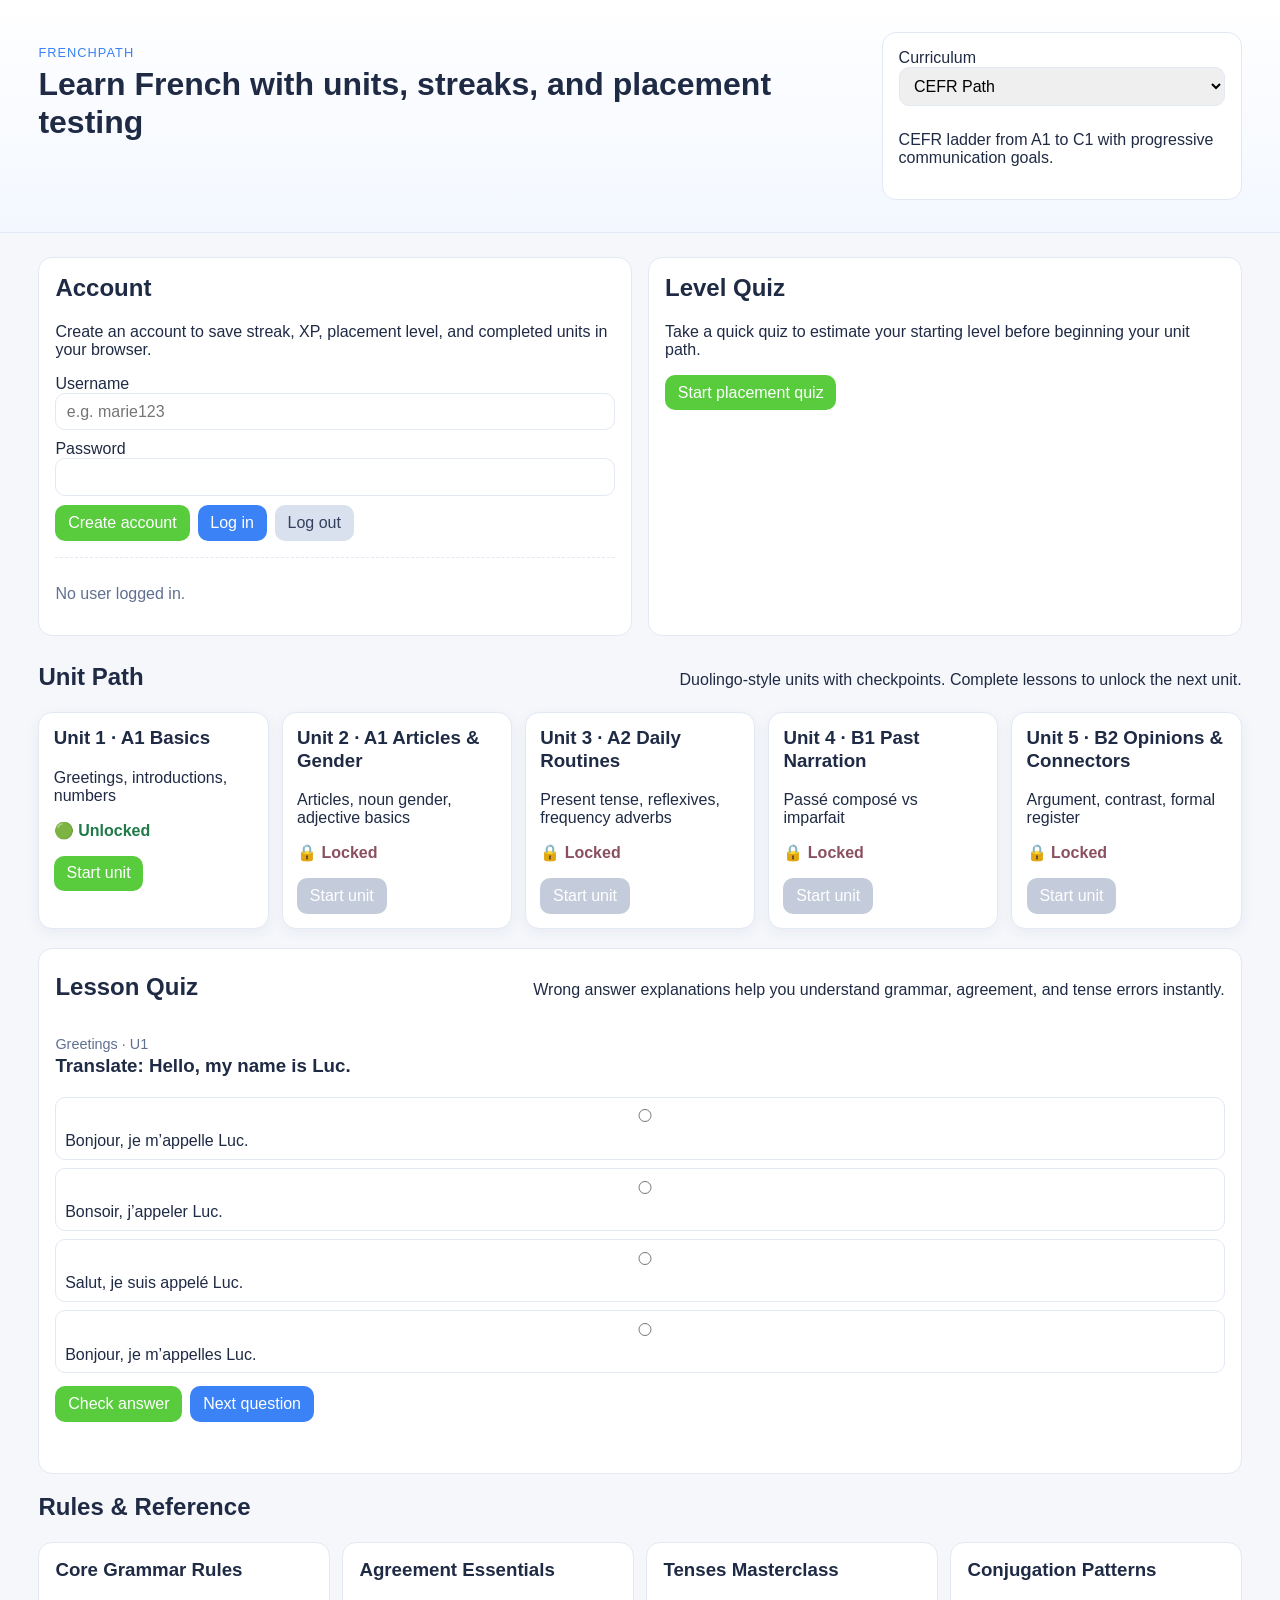
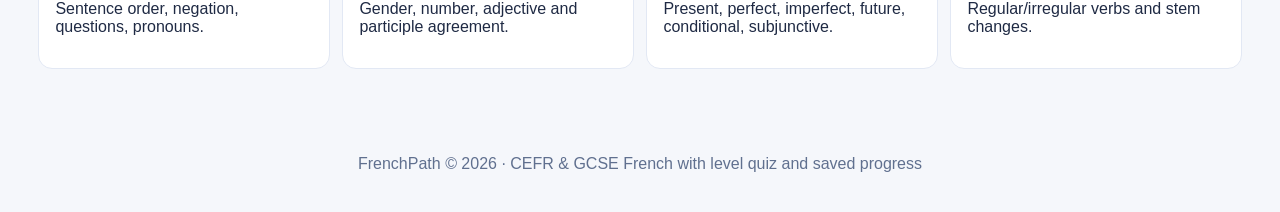
<file: website/index.html>
<!DOCTYPE html>
<html lang="en">
<head>
  <meta charset="UTF-8" />
  <meta name="viewport" content="width=device-width, initial-scale=1.0" />
  <title>FrenchPath - Duolingo-style CEFR & GCSE French Learning</title>
  <link rel="stylesheet" href="styles.css" />
</head>
<body>
  <header class="topbar">
    <div>
      <p class="eyebrow">FrenchPath</p>
      <h1>Learn French with units, streaks, and placement testing</h1>
    </div>
    <div class="track-panel">
      <label for="track">Curriculum</label>
      <select id="track">
        <option value="cefr">CEFR Path</option>
        <option value="gcse">GCSE Path</option>
      </select>
      <p id="track-description"></p>
    </div>
  </header>

  <main>
    <section class="layout-grid">
      <article class="card auth-card">
        <h2>Account</h2>
        <p>Create an account to save streak, XP, placement level, and completed units in your browser.</p>
        <form id="auth-form">
          <label for="username">Username</label>
          <input id="username" name="username" placeholder="e.g. marie123" required />
          <label for="password">Password</label>
          <input id="password" name="password" type="password" required />
          <div class="row-actions">
            <button type="button" id="register-btn">Create account</button>
            <button type="button" id="login-btn" class="secondary">Log in</button>
            <button type="button" id="logout-btn" class="ghost">Log out</button>
          </div>
          <p id="auth-message" class="muted"></p>
        </form>
        <div class="stats" id="stats"></div>
      </article>

      <article class="card placement-card">
        <h2>Level Quiz</h2>
        <p>Take a quick quiz to estimate your starting level before beginning your unit path.</p>
        <button id="start-placement" type="button">Start placement quiz</button>
        <div id="placement-container" class="hidden">
          <p class="topic" id="placement-topic"></p>
          <h3 id="placement-question"></h3>
          <div id="placement-options" class="options"></div>
          <div class="row-actions">
            <button id="submit-placement" type="button">Submit</button>
          </div>
          <div id="placement-feedback" class="feedback" aria-live="polite"></div>
        </div>
      </article>
    </section>

    <section>
      <div class="section-head">
        <h2>Unit Path</h2>
        <p>Duolingo-style units with checkpoints. Complete lessons to unlock the next unit.</p>
      </div>
      <div id="unit-path" class="unit-path"></div>
    </section>

    <section class="card lesson-card">
      <div class="section-head">
        <h2>Lesson Quiz</h2>
        <p>Wrong answer explanations help you understand grammar, agreement, and tense errors instantly.</p>
      </div>
      <p class="topic" id="question-topic"></p>
      <h3 id="question-text"></h3>
      <div id="options" class="options"></div>
      <div class="row-actions">
        <button id="submit-answer" type="button">Check answer</button>
        <button id="next-question" type="button" class="secondary">Next question</button>
      </div>
      <div id="feedback" class="feedback" aria-live="polite"></div>
    </section>

    <section>
      <h2>Rules & Reference</h2>
      <div class="card-grid quick-links">
        <a class="card" href="grammar.html"><h3>Core Grammar Rules</h3><p>Sentence order, negation, questions, pronouns.</p></a>
        <a class="card" href="agreement.html"><h3>Agreement Essentials</h3><p>Gender, number, adjective and participle agreement.</p></a>
        <a class="card" href="tenses.html"><h3>Tenses Masterclass</h3><p>Present, perfect, imperfect, future, conditional, subjunctive.</p></a>
        <a class="card" href="conjugation.html"><h3>Conjugation Patterns</h3><p>Regular/irregular verbs and stem changes.</p></a>
      </div>
    </section>
  </main>

  <footer>
    <p>FrenchPath © 2026 · CEFR & GCSE French with level quiz and saved progress</p>
  </footer>
  <script src="script.js"></script>
</body>
</html>
</file>
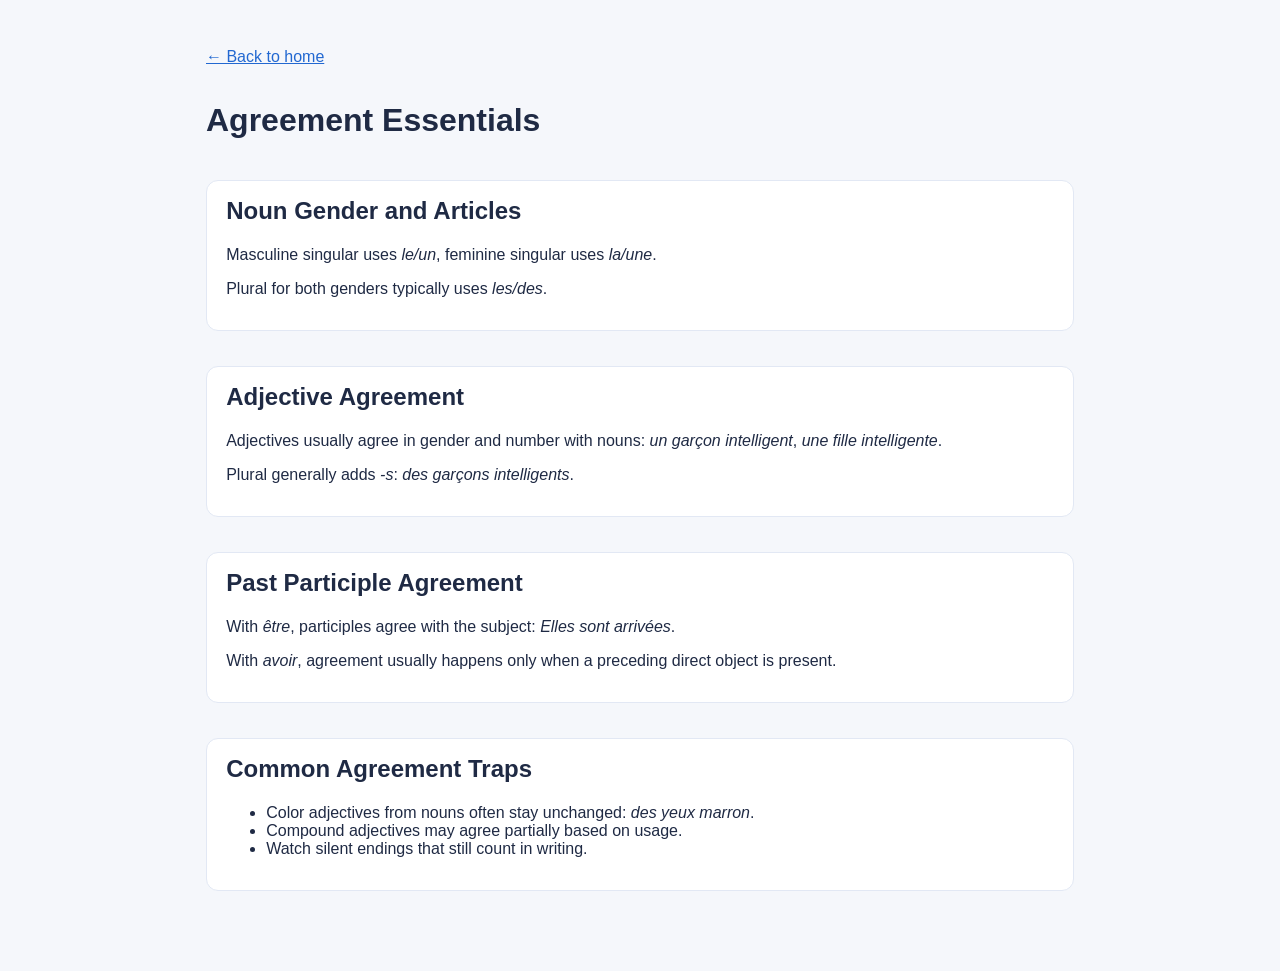
<file: website/agreement.html>
<!DOCTYPE html>
<html lang="en">
<head>
  <meta charset="UTF-8" />
  <meta name="viewport" content="width=device-width, initial-scale=1.0" />
  <title>FrenchPath | Agreement Essentials</title>
  <link rel="stylesheet" href="styles.css" />
</head>
<body>
  <main class="page-content">
    <a class="back" href="index.html">← Back to home</a>
    <h1>Agreement Essentials</h1>

    <section>
      <h2>Noun Gender and Articles</h2>
      <p>Masculine singular uses <em>le/un</em>, feminine singular uses <em>la/une</em>.</p>
      <p>Plural for both genders typically uses <em>les/des</em>.</p>
    </section>

    <section>
      <h2>Adjective Agreement</h2>
      <p>Adjectives usually agree in gender and number with nouns: <em>un garçon intelligent</em>, <em>une fille intelligente</em>.</p>
      <p>Plural generally adds <em>-s</em>: <em>des garçons intelligents</em>.</p>
    </section>

    <section>
      <h2>Past Participle Agreement</h2>
      <p>With <em>être</em>, participles agree with the subject: <em>Elles sont arrivées</em>.</p>
      <p>With <em>avoir</em>, agreement usually happens only when a preceding direct object is present.</p>
    </section>

    <section>
      <h2>Common Agreement Traps</h2>
      <ul>
        <li>Color adjectives from nouns often stay unchanged: <em>des yeux marron</em>.</li>
        <li>Compound adjectives may agree partially based on usage.</li>
        <li>Watch silent endings that still count in writing.</li>
      </ul>
    </section>
  </main>
</body>
</html>
</file>
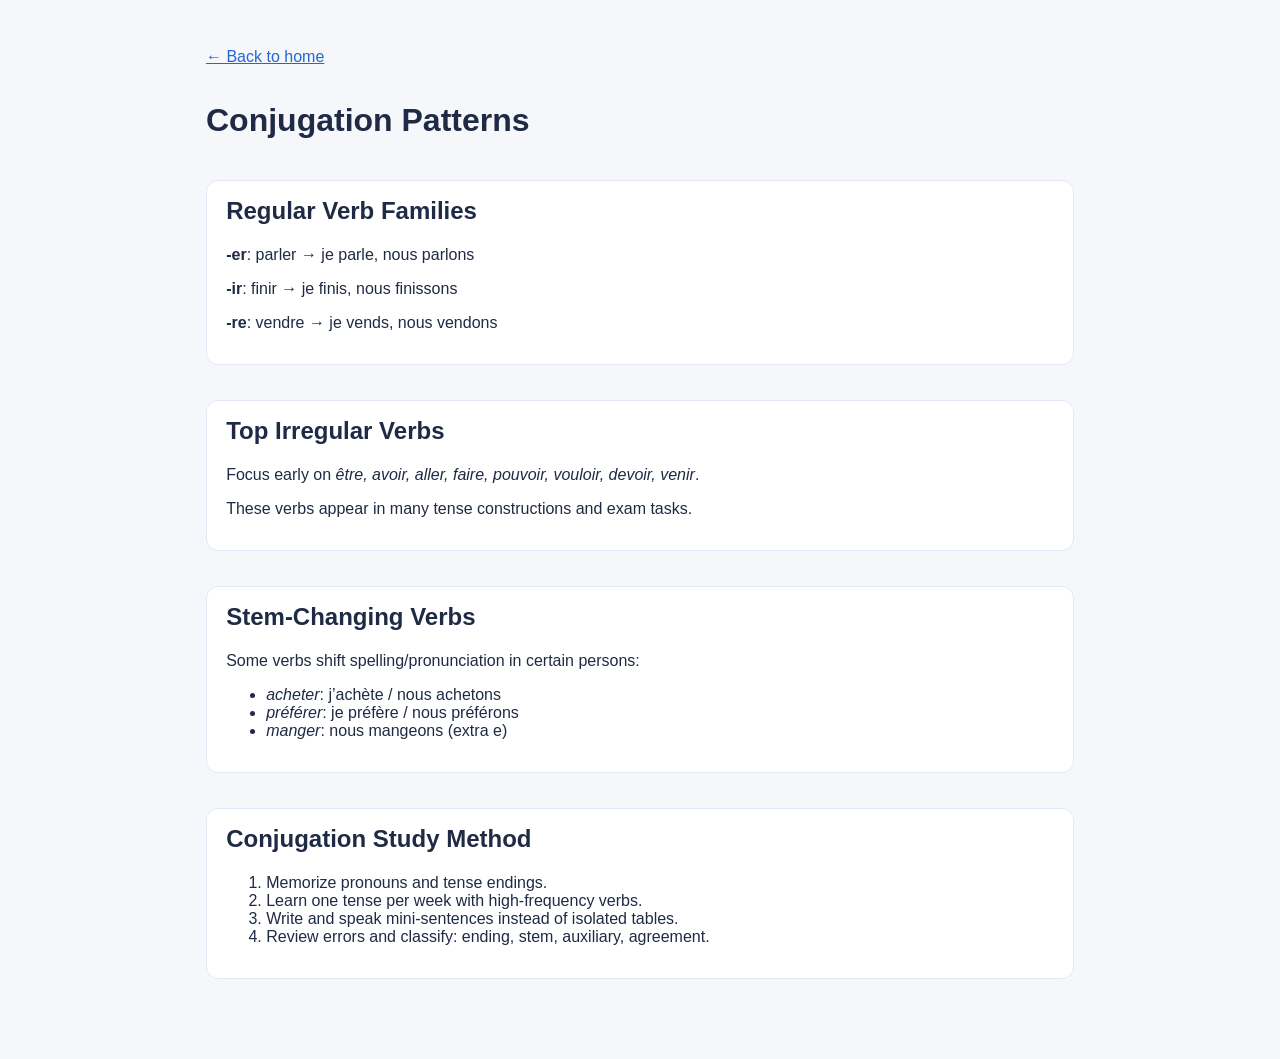
<file: website/conjugation.html>
<!DOCTYPE html>
<html lang="en">
<head>
  <meta charset="UTF-8" />
  <meta name="viewport" content="width=device-width, initial-scale=1.0" />
  <title>FrenchPath | Conjugation Patterns</title>
  <link rel="stylesheet" href="styles.css" />
</head>
<body>
  <main class="page-content">
    <a class="back" href="index.html">← Back to home</a>
    <h1>Conjugation Patterns</h1>

    <section>
      <h2>Regular Verb Families</h2>
      <p><strong>-er</strong>: parler → je parle, nous parlons</p>
      <p><strong>-ir</strong>: finir → je finis, nous finissons</p>
      <p><strong>-re</strong>: vendre → je vends, nous vendons</p>
    </section>

    <section>
      <h2>Top Irregular Verbs</h2>
      <p>Focus early on <em>être, avoir, aller, faire, pouvoir, vouloir, devoir, venir</em>.</p>
      <p>These verbs appear in many tense constructions and exam tasks.</p>
    </section>

    <section>
      <h2>Stem-Changing Verbs</h2>
      <p>Some verbs shift spelling/pronunciation in certain persons:</p>
      <ul>
        <li><em>acheter</em>: j’achète / nous achetons</li>
        <li><em>préférer</em>: je préfère / nous préférons</li>
        <li><em>manger</em>: nous mangeons (extra e)</li>
      </ul>
    </section>

    <section>
      <h2>Conjugation Study Method</h2>
      <ol>
        <li>Memorize pronouns and tense endings.</li>
        <li>Learn one tense per week with high-frequency verbs.</li>
        <li>Write and speak mini-sentences instead of isolated tables.</li>
        <li>Review errors and classify: ending, stem, auxiliary, agreement.</li>
      </ol>
    </section>
  </main>
</body>
</html>
</file>
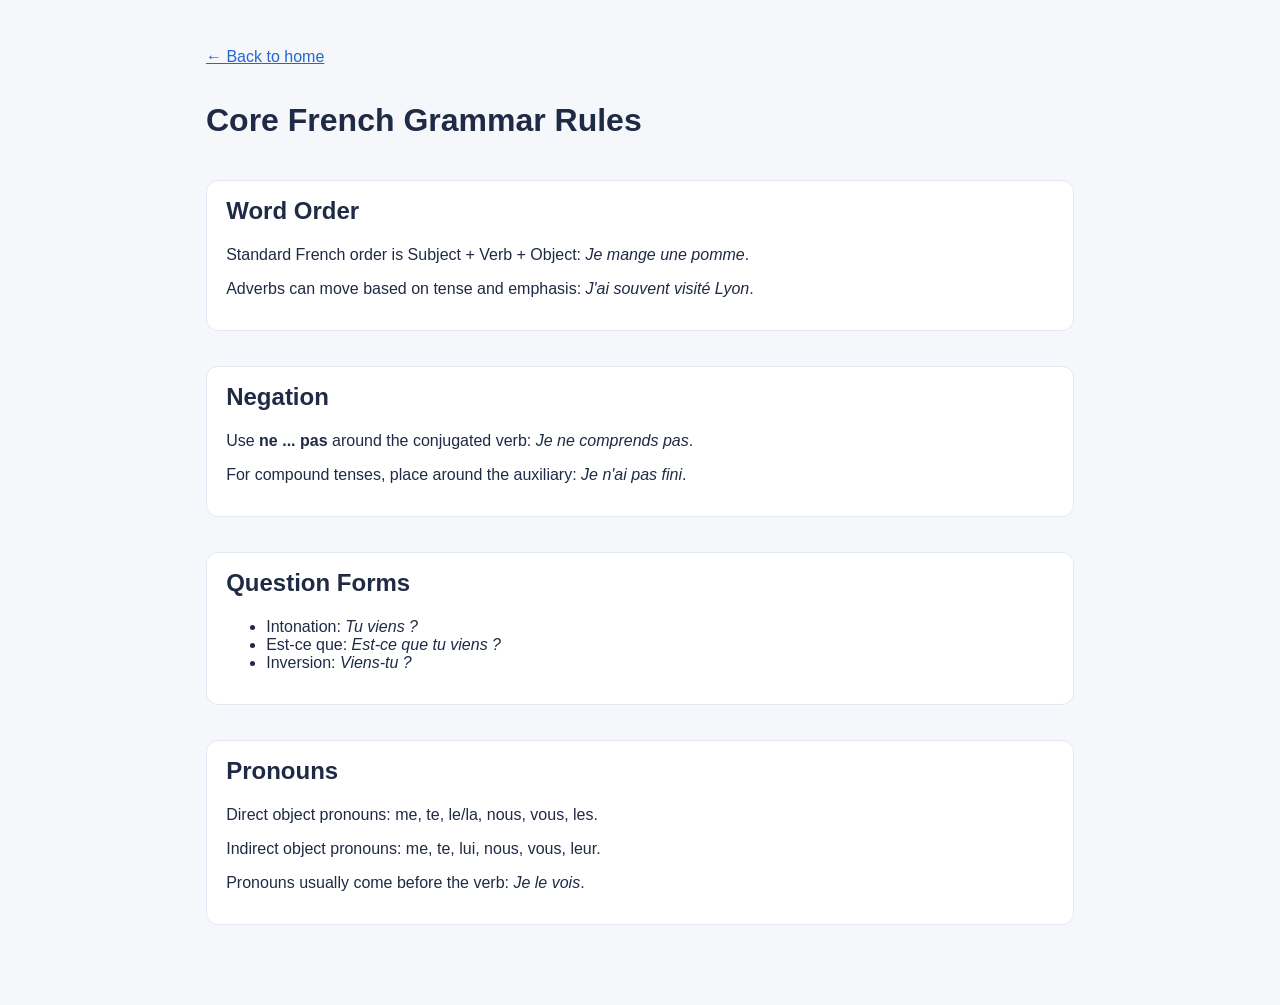
<file: website/grammar.html>
<!DOCTYPE html>
<html lang="en">
<head>
  <meta charset="UTF-8" />
  <meta name="viewport" content="width=device-width, initial-scale=1.0" />
  <title>FrenchPath | Core Grammar Rules</title>
  <link rel="stylesheet" href="styles.css" />
</head>
<body>
  <main class="page-content">
    <a class="back" href="index.html">← Back to home</a>
    <h1>Core French Grammar Rules</h1>

    <section>
      <h2>Word Order</h2>
      <p>Standard French order is Subject + Verb + Object: <em>Je mange une pomme</em>.</p>
      <p>Adverbs can move based on tense and emphasis: <em>J'ai souvent visité Lyon</em>.</p>
    </section>

    <section>
      <h2>Negation</h2>
      <p>Use <strong>ne ... pas</strong> around the conjugated verb: <em>Je ne comprends pas</em>.</p>
      <p>For compound tenses, place around the auxiliary: <em>Je n'ai pas fini</em>.</p>
    </section>

    <section>
      <h2>Question Forms</h2>
      <ul>
        <li>Intonation: <em>Tu viens ?</em></li>
        <li>Est-ce que: <em>Est-ce que tu viens ?</em></li>
        <li>Inversion: <em>Viens-tu ?</em></li>
      </ul>
    </section>

    <section>
      <h2>Pronouns</h2>
      <p>Direct object pronouns: me, te, le/la, nous, vous, les.</p>
      <p>Indirect object pronouns: me, te, lui, nous, vous, leur.</p>
      <p>Pronouns usually come before the verb: <em>Je le vois</em>.</p>
    </section>
  </main>
</body>
</html>
</file>
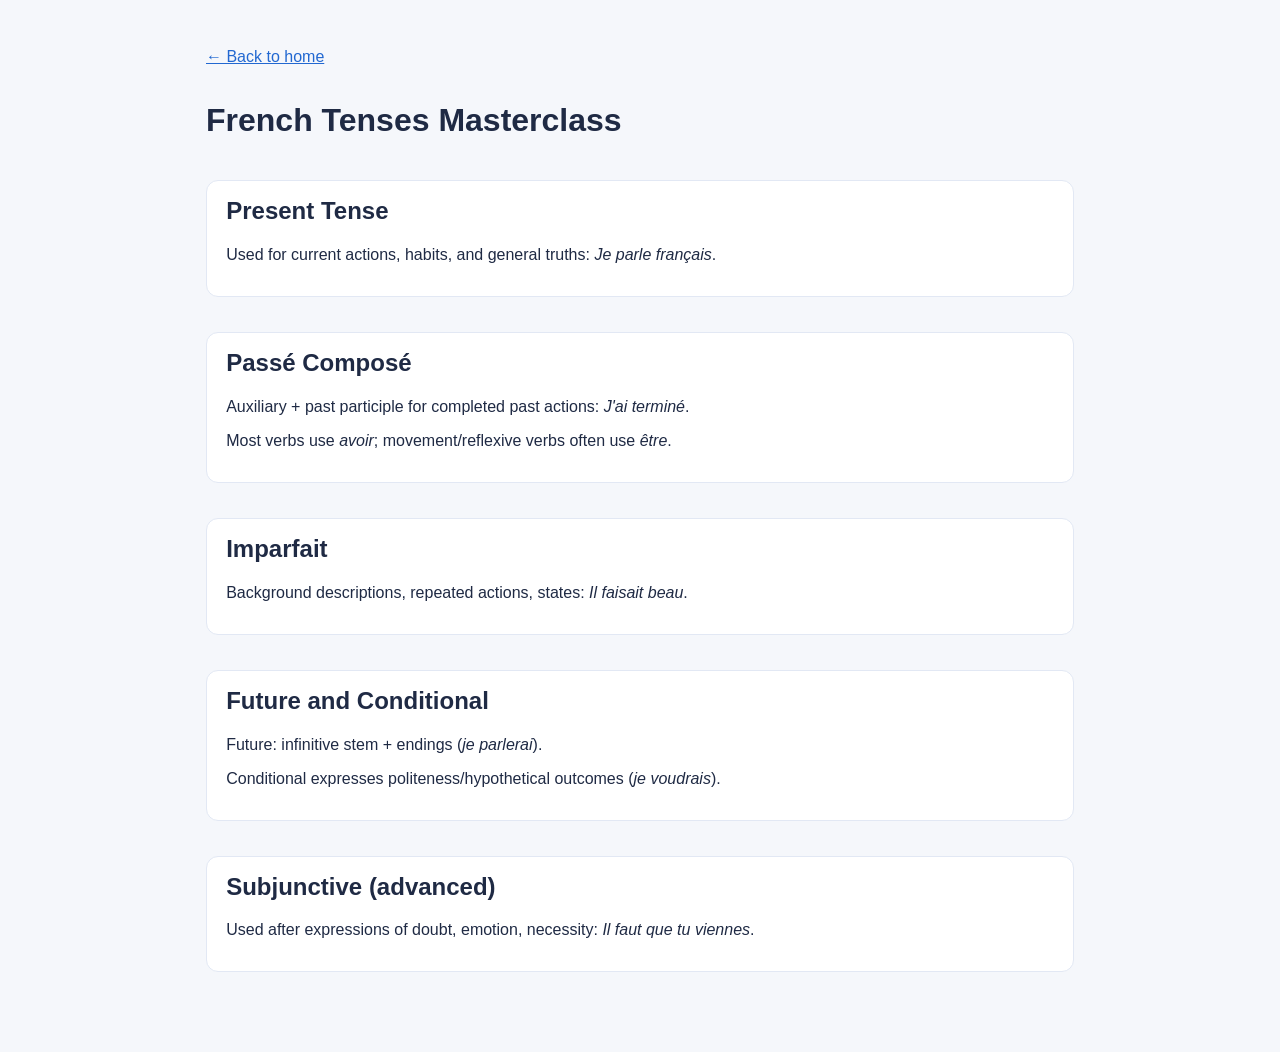
<file: website/tenses.html>
<!DOCTYPE html>
<html lang="en">
<head>
  <meta charset="UTF-8" />
  <meta name="viewport" content="width=device-width, initial-scale=1.0" />
  <title>FrenchPath | Tenses Masterclass</title>
  <link rel="stylesheet" href="styles.css" />
</head>
<body>
  <main class="page-content">
    <a class="back" href="index.html">← Back to home</a>
    <h1>French Tenses Masterclass</h1>

    <section>
      <h2>Present Tense</h2>
      <p>Used for current actions, habits, and general truths: <em>Je parle français</em>.</p>
    </section>

    <section>
      <h2>Passé Composé</h2>
      <p>Auxiliary + past participle for completed past actions: <em>J'ai terminé</em>.</p>
      <p>Most verbs use <em>avoir</em>; movement/reflexive verbs often use <em>être</em>.</p>
    </section>

    <section>
      <h2>Imparfait</h2>
      <p>Background descriptions, repeated actions, states: <em>Il faisait beau</em>.</p>
    </section>

    <section>
      <h2>Future and Conditional</h2>
      <p>Future: infinitive stem + endings (<em>je parlerai</em>).</p>
      <p>Conditional expresses politeness/hypothetical outcomes (<em>je voudrais</em>).</p>
    </section>

    <section>
      <h2>Subjunctive (advanced)</h2>
      <p>Used after expressions of doubt, emotion, necessity: <em>Il faut que tu viennes</em>.</p>
    </section>
  </main>
</body>
</html>
</file>
<file: website/styles.css>
:root {
  --bg: #f5f7fb;
  --ink: #1f2a44;
  --muted: #60708f;
  --brand: #59cc3e;
  --brand-dark: #45a830;
  --blue: #3b82f6;
  --card: #fff;
  --line: #e2e8f4;
  --good: #16743b;
  --bad: #a62222;
}

* { box-sizing: border-box; }

body {
  margin: 0;
  font-family: Inter, "Segoe UI", Arial, sans-serif;
  background: var(--bg);
  color: var(--ink);
}

.topbar {
  display: grid;
  gap: 1rem;
  grid-template-columns: 1fr minmax(280px, 360px);
  padding: 2rem clamp(1rem, 3vw, 3rem);
  background: linear-gradient(180deg, #ffffff, #f3f7ff);
  border-bottom: 1px solid var(--line);
}

.eyebrow {
  color: var(--blue);
  text-transform: uppercase;
  font-size: .8rem;
  letter-spacing: .08em;
  margin-bottom: .3rem;
}

.track-panel {
  background: var(--card);
  border: 1px solid var(--line);
  border-radius: 14px;
  padding: 1rem;
}

main {
  padding: 1.5rem clamp(1rem, 3vw, 3rem) 3rem;
  display: grid;
  gap: 1.2rem;
}

.layout-grid {
  display: grid;
  gap: 1rem;
  grid-template-columns: repeat(auto-fit, minmax(280px, 1fr));
}

.card {
  background: var(--card);
  border: 1px solid var(--line);
  border-radius: 14px;
  padding: 1rem;
}

h1, h2, h3 { line-height: 1.2; margin-top: 0; }

input, select, button {
  font: inherit;
}

input, select {
  width: 100%;
  border: 1px solid var(--line);
  border-radius: 10px;
  padding: .55rem .65rem;
  margin-bottom: .6rem;
}

button {
  border: none;
  border-radius: 10px;
  padding: .55rem .8rem;
  background: var(--brand);
  color: #fff;
  cursor: pointer;
}

button:hover { background: var(--brand-dark); }
button.secondary { background: var(--blue); }
button.secondary:hover { background: #2268d1; }
button.ghost { background: #d9e0ee; color: #33415f; }
button:disabled { background: #c4cbdb; cursor: not-allowed; }

.row-actions {
  display: flex;
  gap: .5rem;
  flex-wrap: wrap;
}

.muted { color: var(--muted); }
.good-text { color: var(--good); }

.stats {
  margin-top: .8rem;
  border-top: 1px dashed var(--line);
  padding-top: .7rem;
}

.section-head {
  display: flex;
  justify-content: space-between;
  align-items: baseline;
  gap: .7rem;
  flex-wrap: wrap;
}

.unit-path {
  display: grid;
  gap: .8rem;
  grid-template-columns: repeat(auto-fit, minmax(220px, 1fr));
}

.unit-node {
  background: #fff;
  border: 1px solid var(--line);
  border-radius: 14px;
  padding: .9rem;
  box-shadow: 0 4px 14px rgba(30, 44, 80, 0.06);
}

.unit-state { font-weight: 600; }
.unit-state.done { color: var(--good); }
.unit-state.open { color: #1f7a48; }
.unit-state.locked { color: #8a5060; }

.topic {
  font-size: .9rem;
  color: var(--muted);
  margin-bottom: .2rem;
}

.options {
  display: grid;
  gap: .5rem;
  margin-bottom: .8rem;
}

.option {
  border: 1px solid var(--line);
  border-radius: 10px;
  padding: .55rem;
}

.feedback {
  min-height: 2.2rem;
  border-radius: 10px;
  padding: .6rem;
}

.feedback.good {
  background: #e8f8ee;
  color: var(--good);
}

.feedback.bad {
  background: #fdecec;
  color: var(--bad);
}

.hidden { display: none; }

.card-grid {
  display: grid;
  gap: .8rem;
  grid-template-columns: repeat(auto-fit, minmax(220px, 1fr));
}

.quick-links .card {
  text-decoration: none;
  color: inherit;
}

footer {
  text-align: center;
  color: var(--muted);
  padding: 1.4rem;
}

.page-content {
  max-width: 900px;
  margin: 0 auto;
  padding: 2rem 1rem 4rem;
}

.page-content section {
  background: var(--card);
  border: 1px solid var(--line);
  border-radius: 12px;
  padding: 1rem 1.2rem;
  margin-bottom: 1rem;
}

.back {
  display: inline-block;
  margin: 1rem 0;
  color: #2268d1;
}

@media (max-width: 840px) {
  .topbar {
    grid-template-columns: 1fr;
  }
}
</file>
